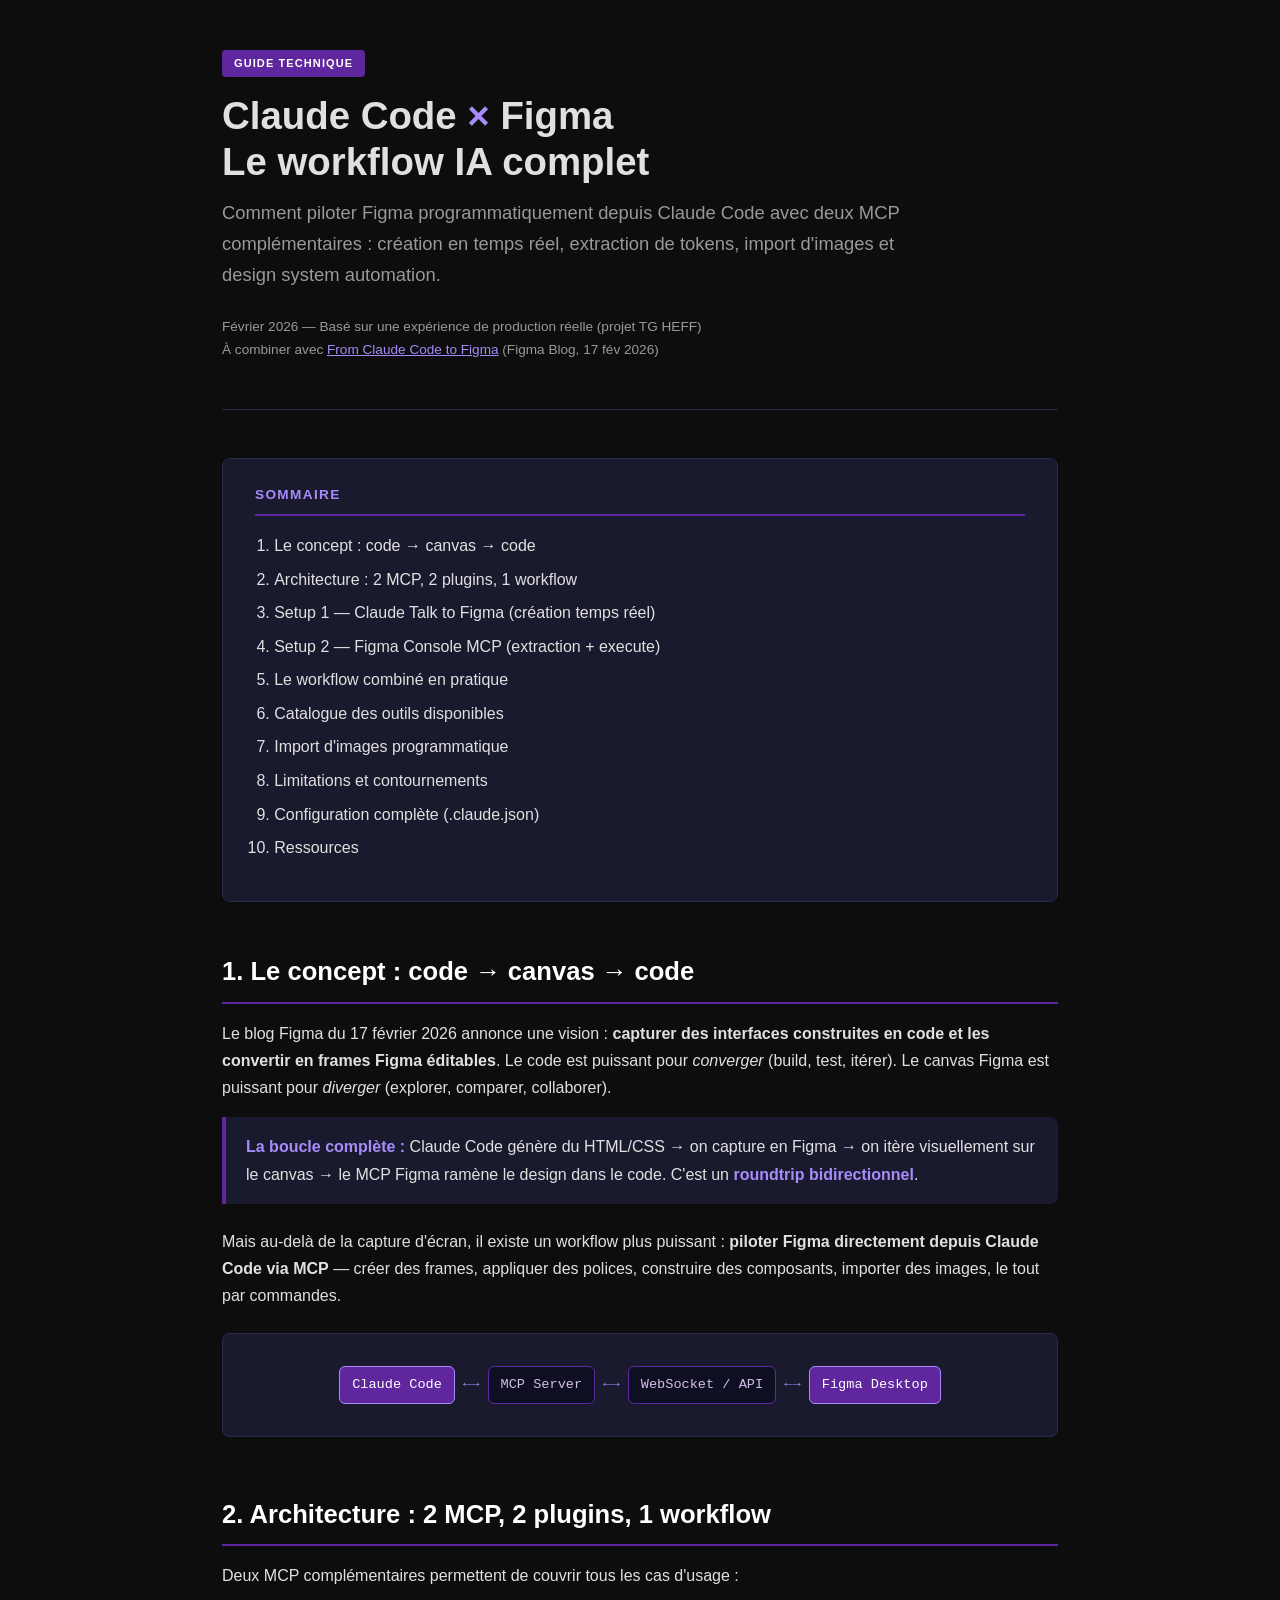
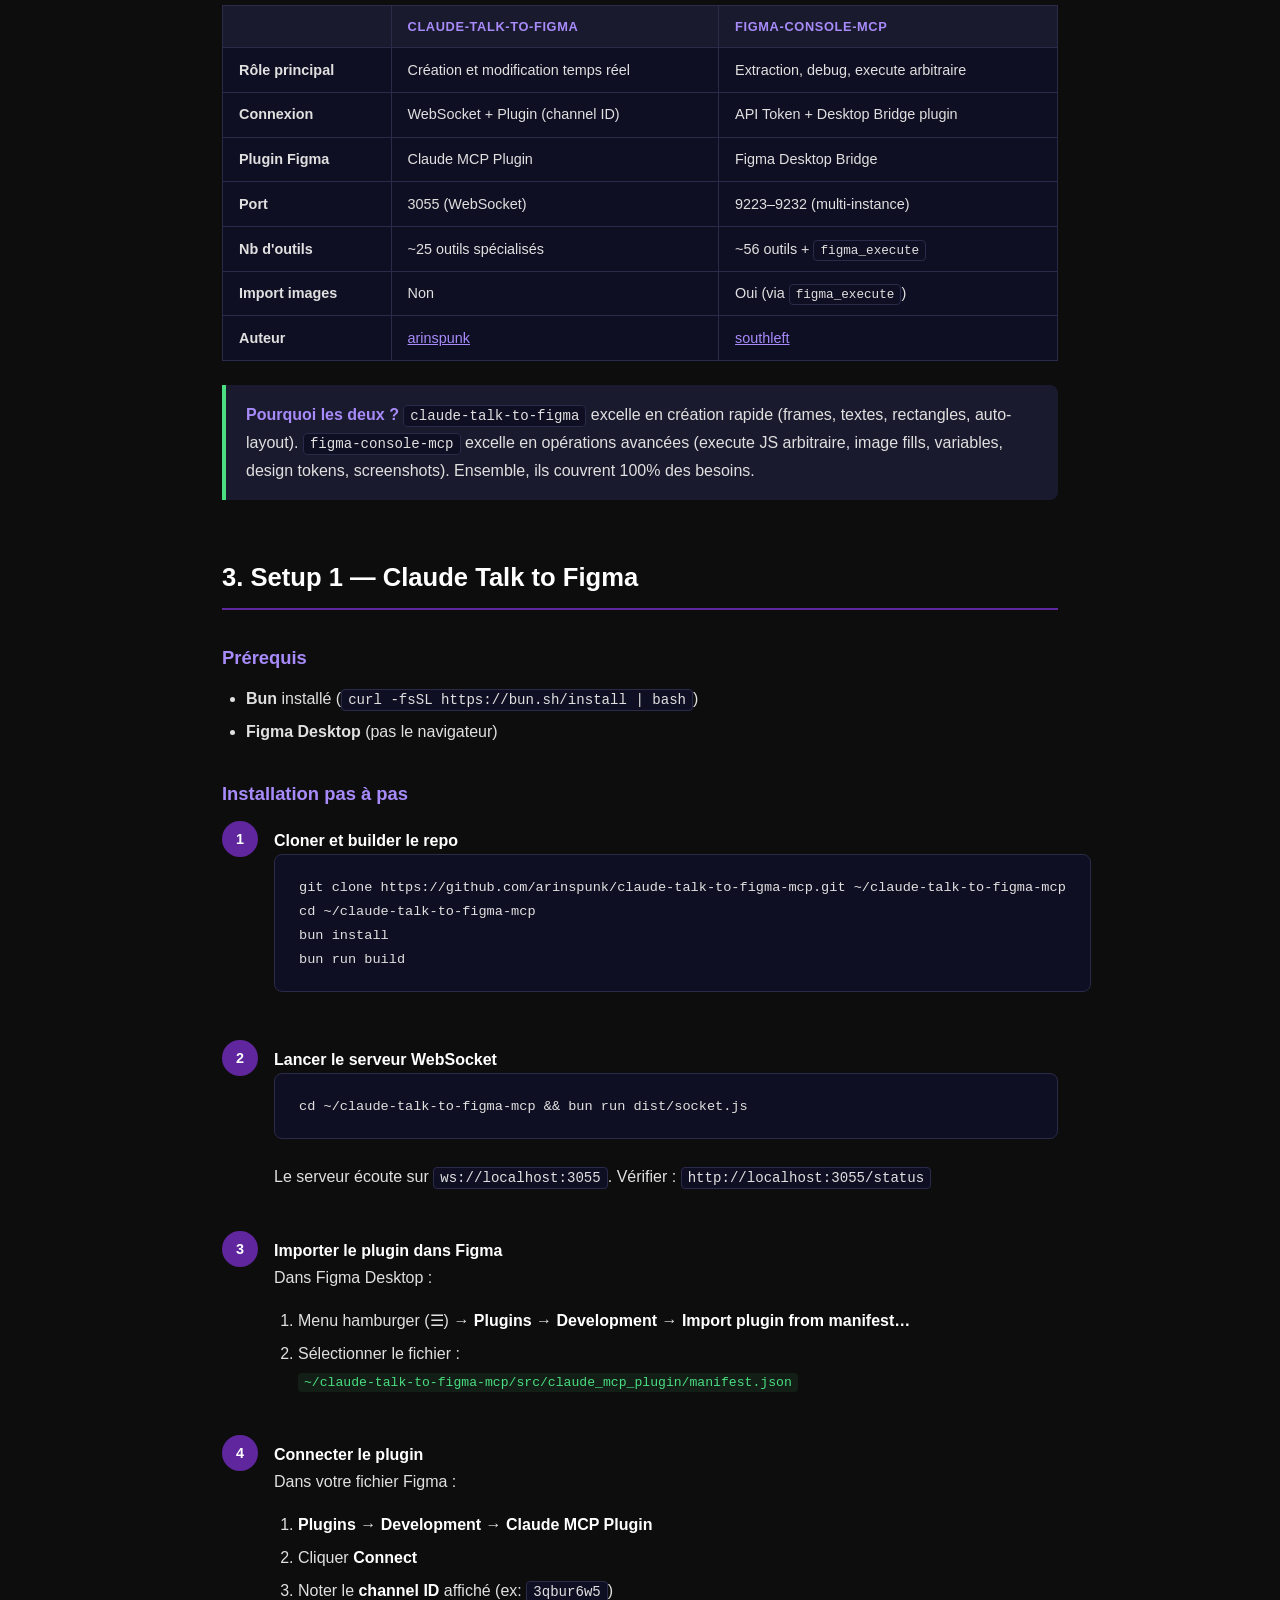
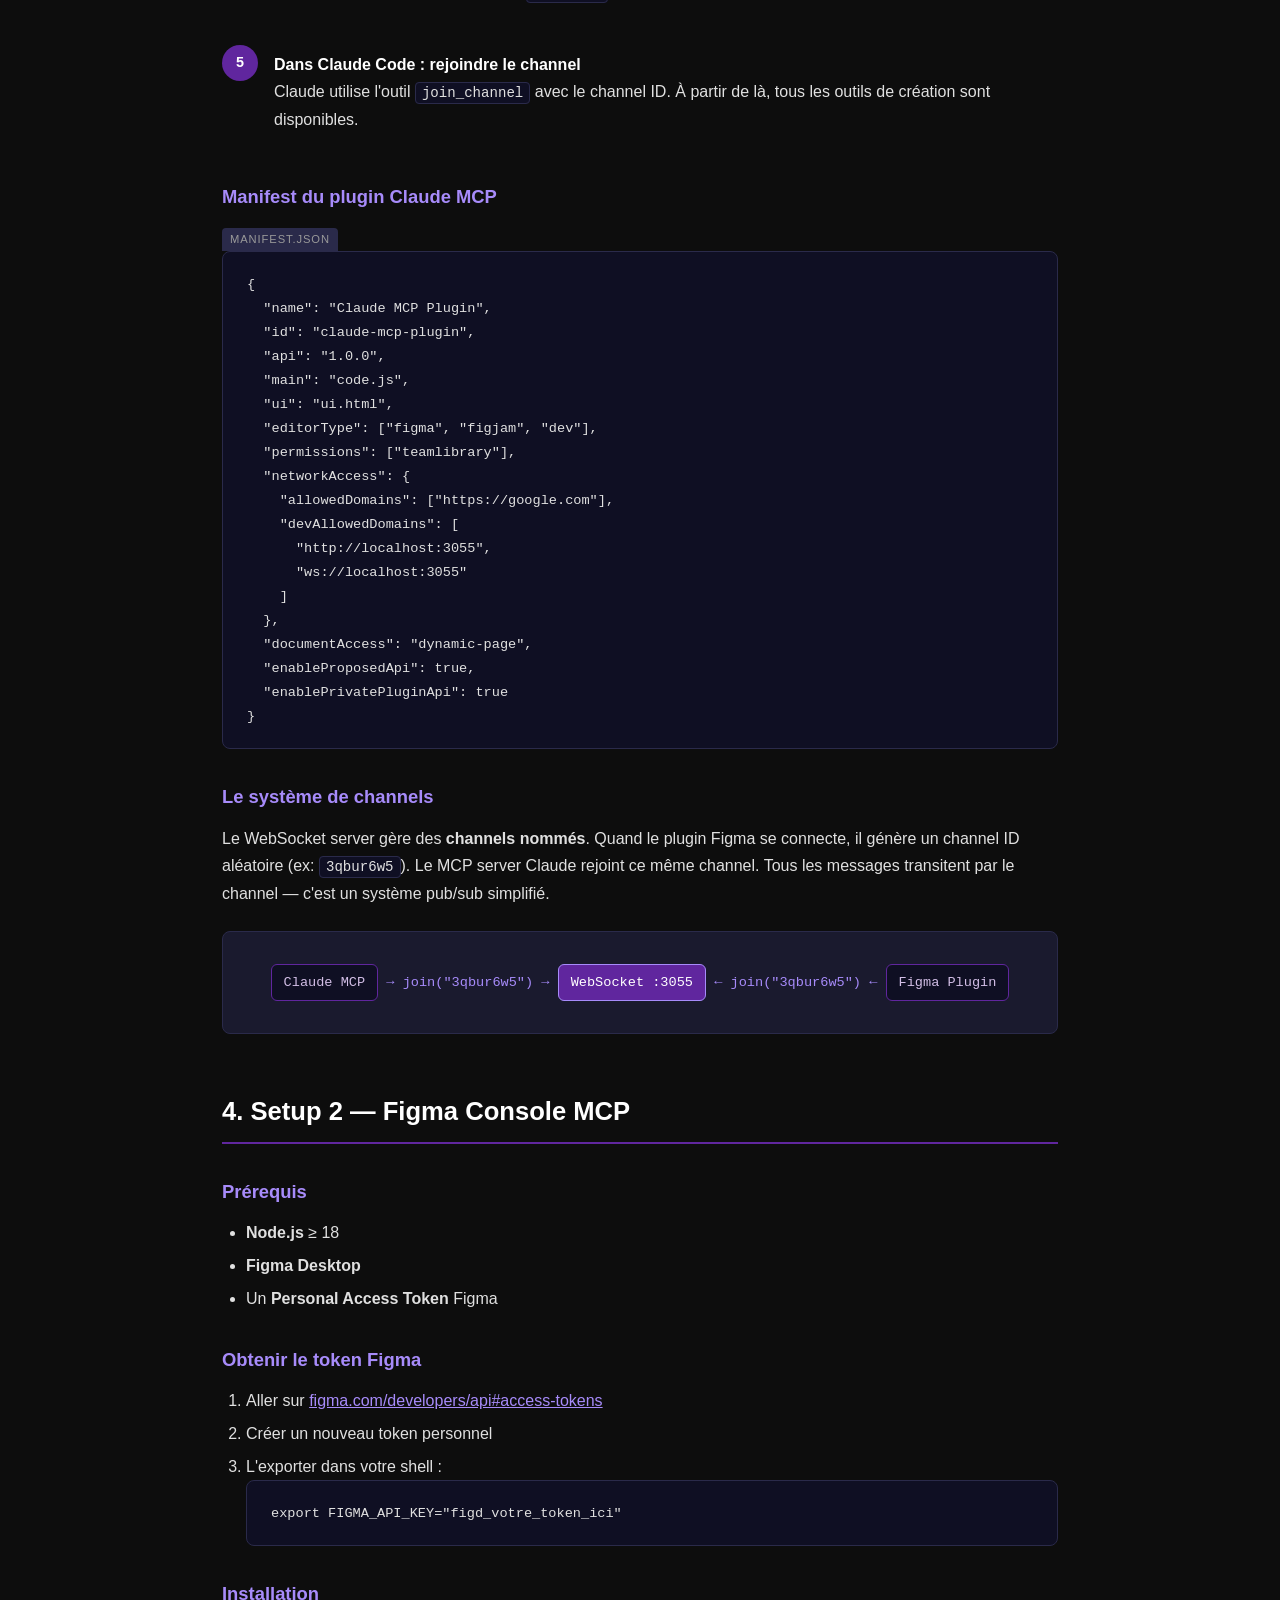
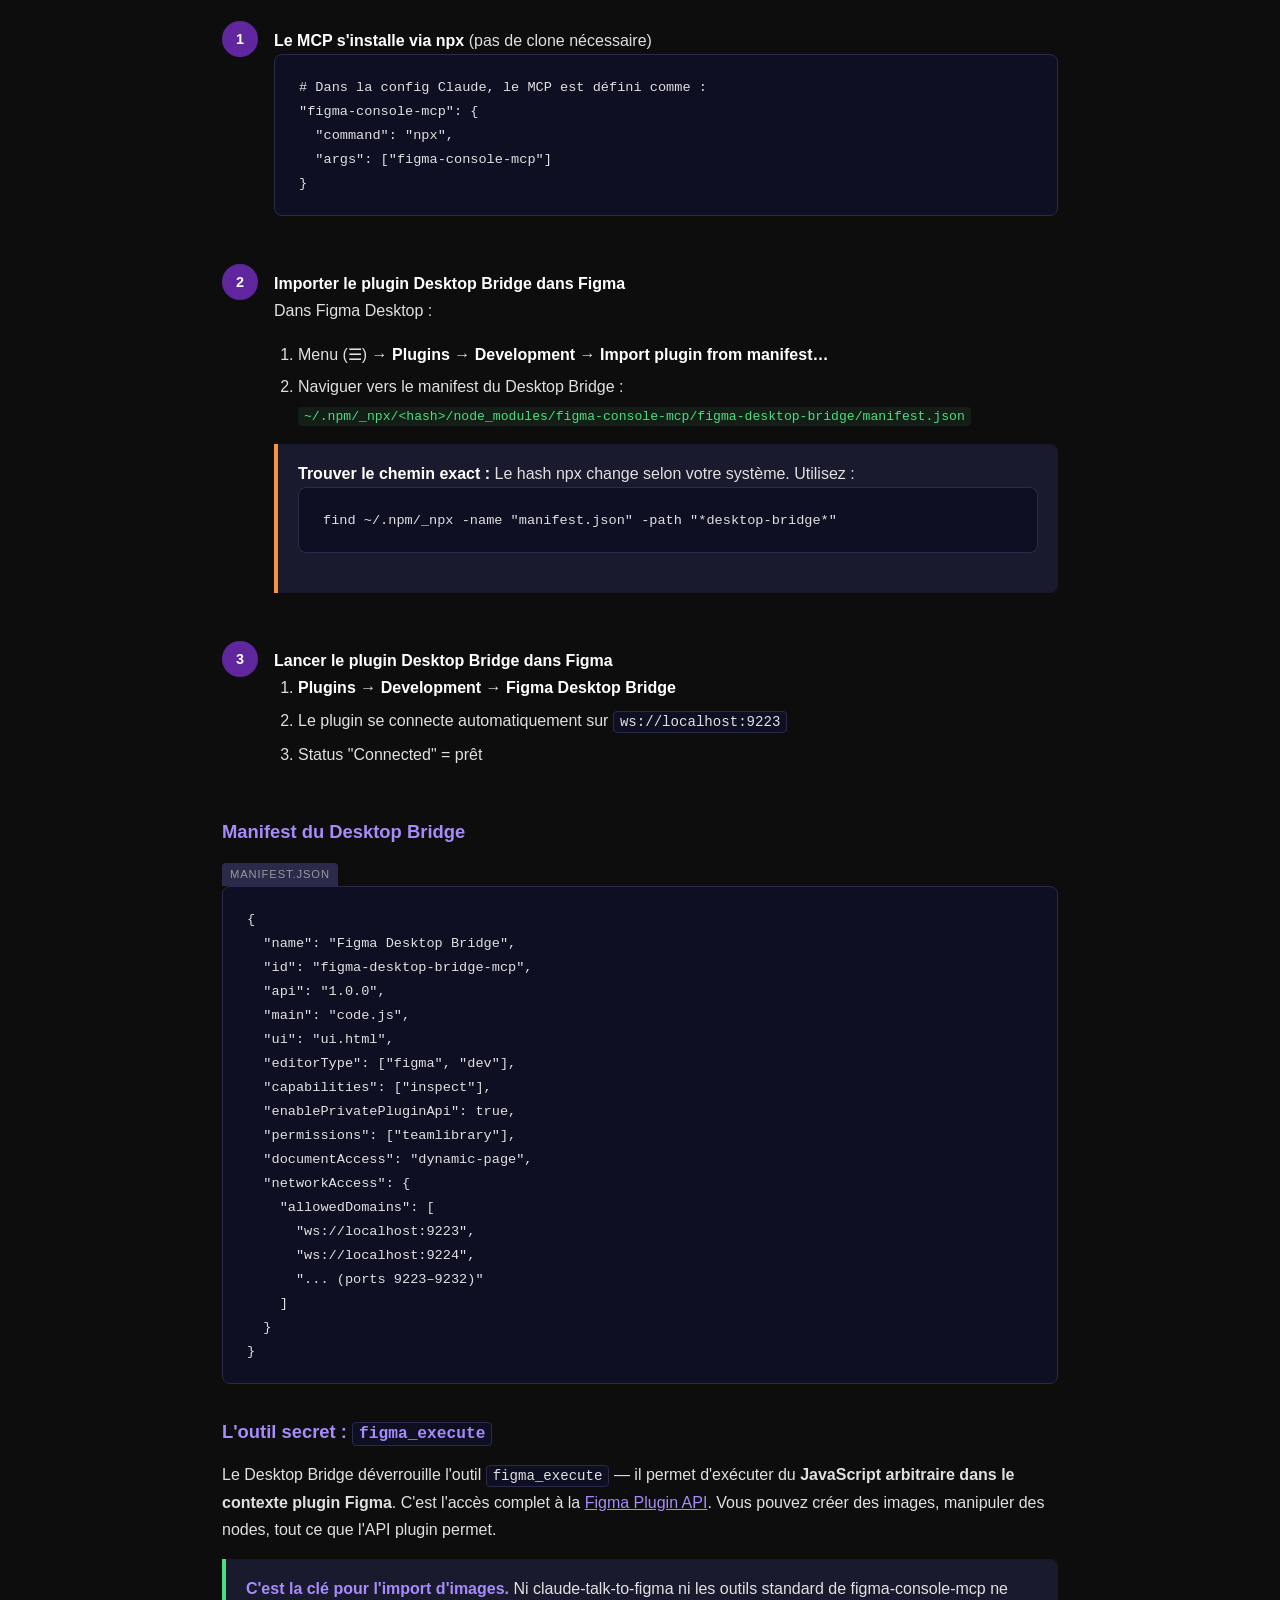
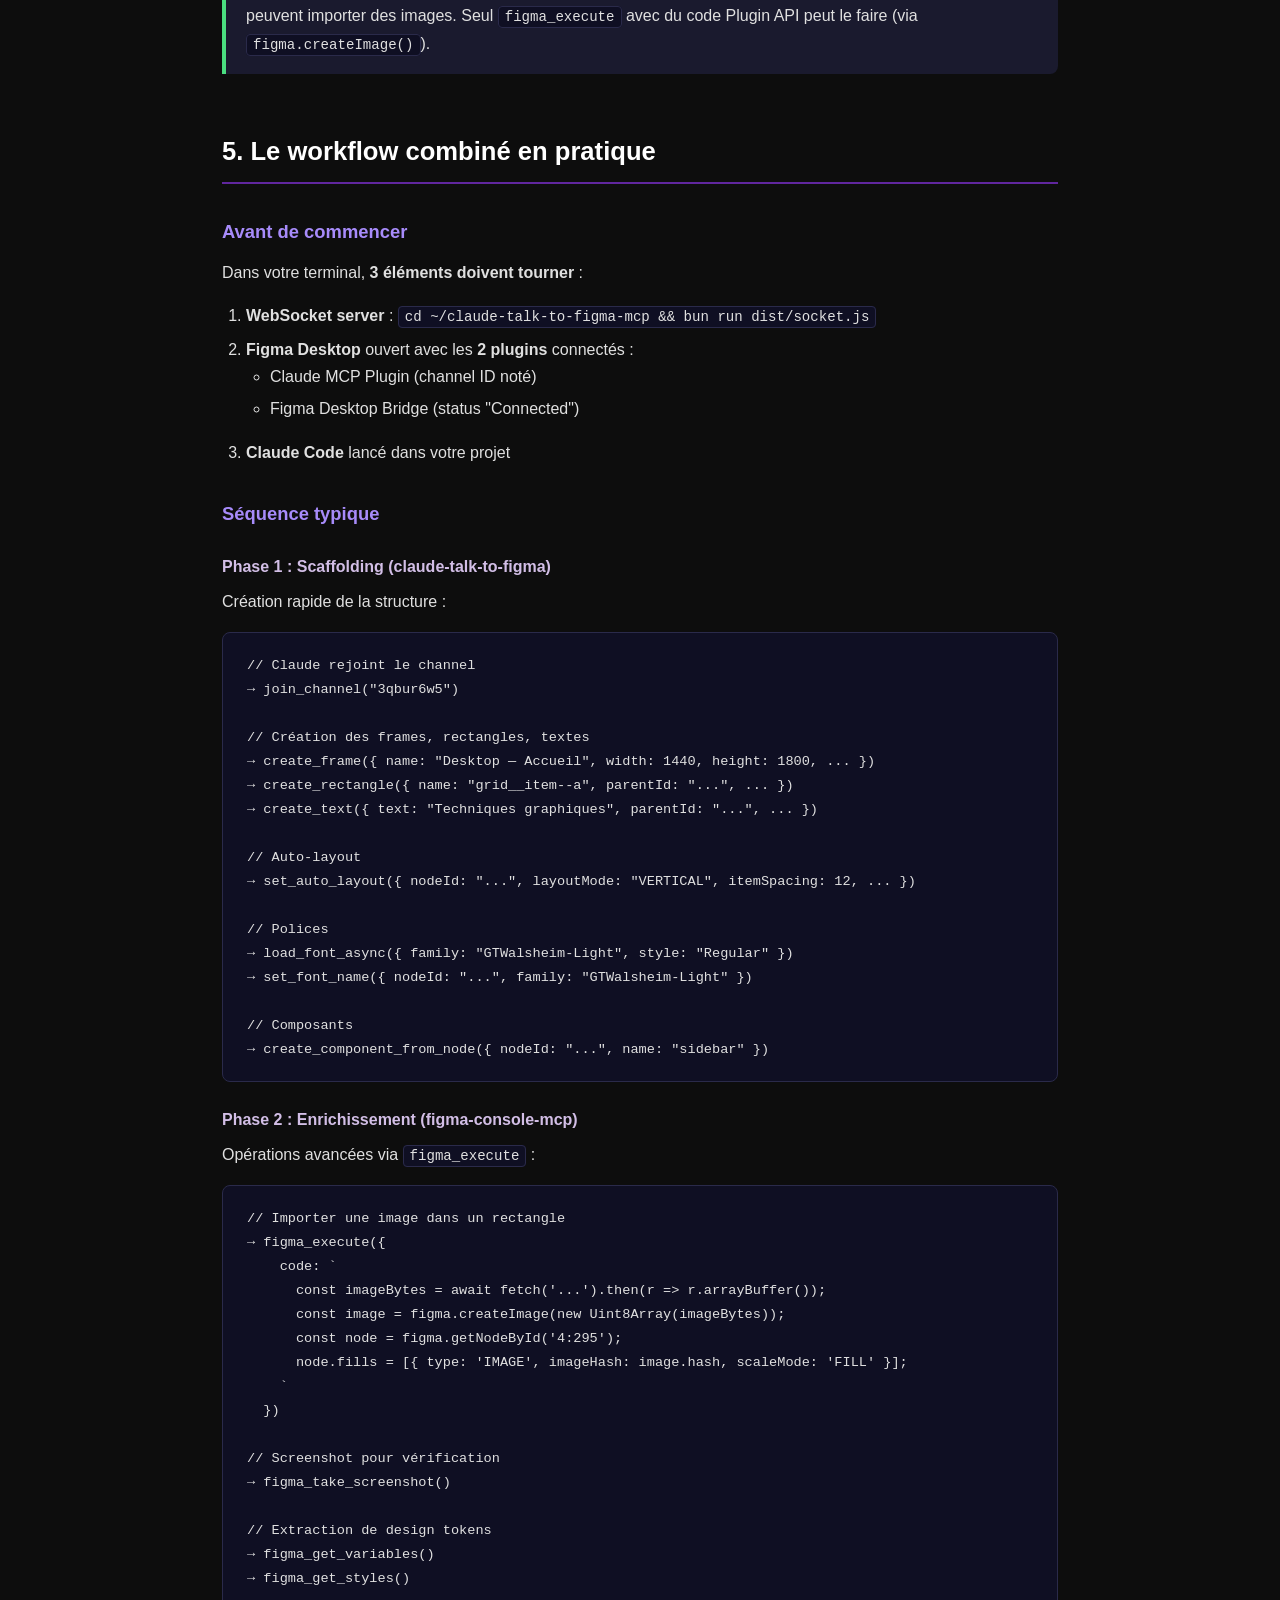
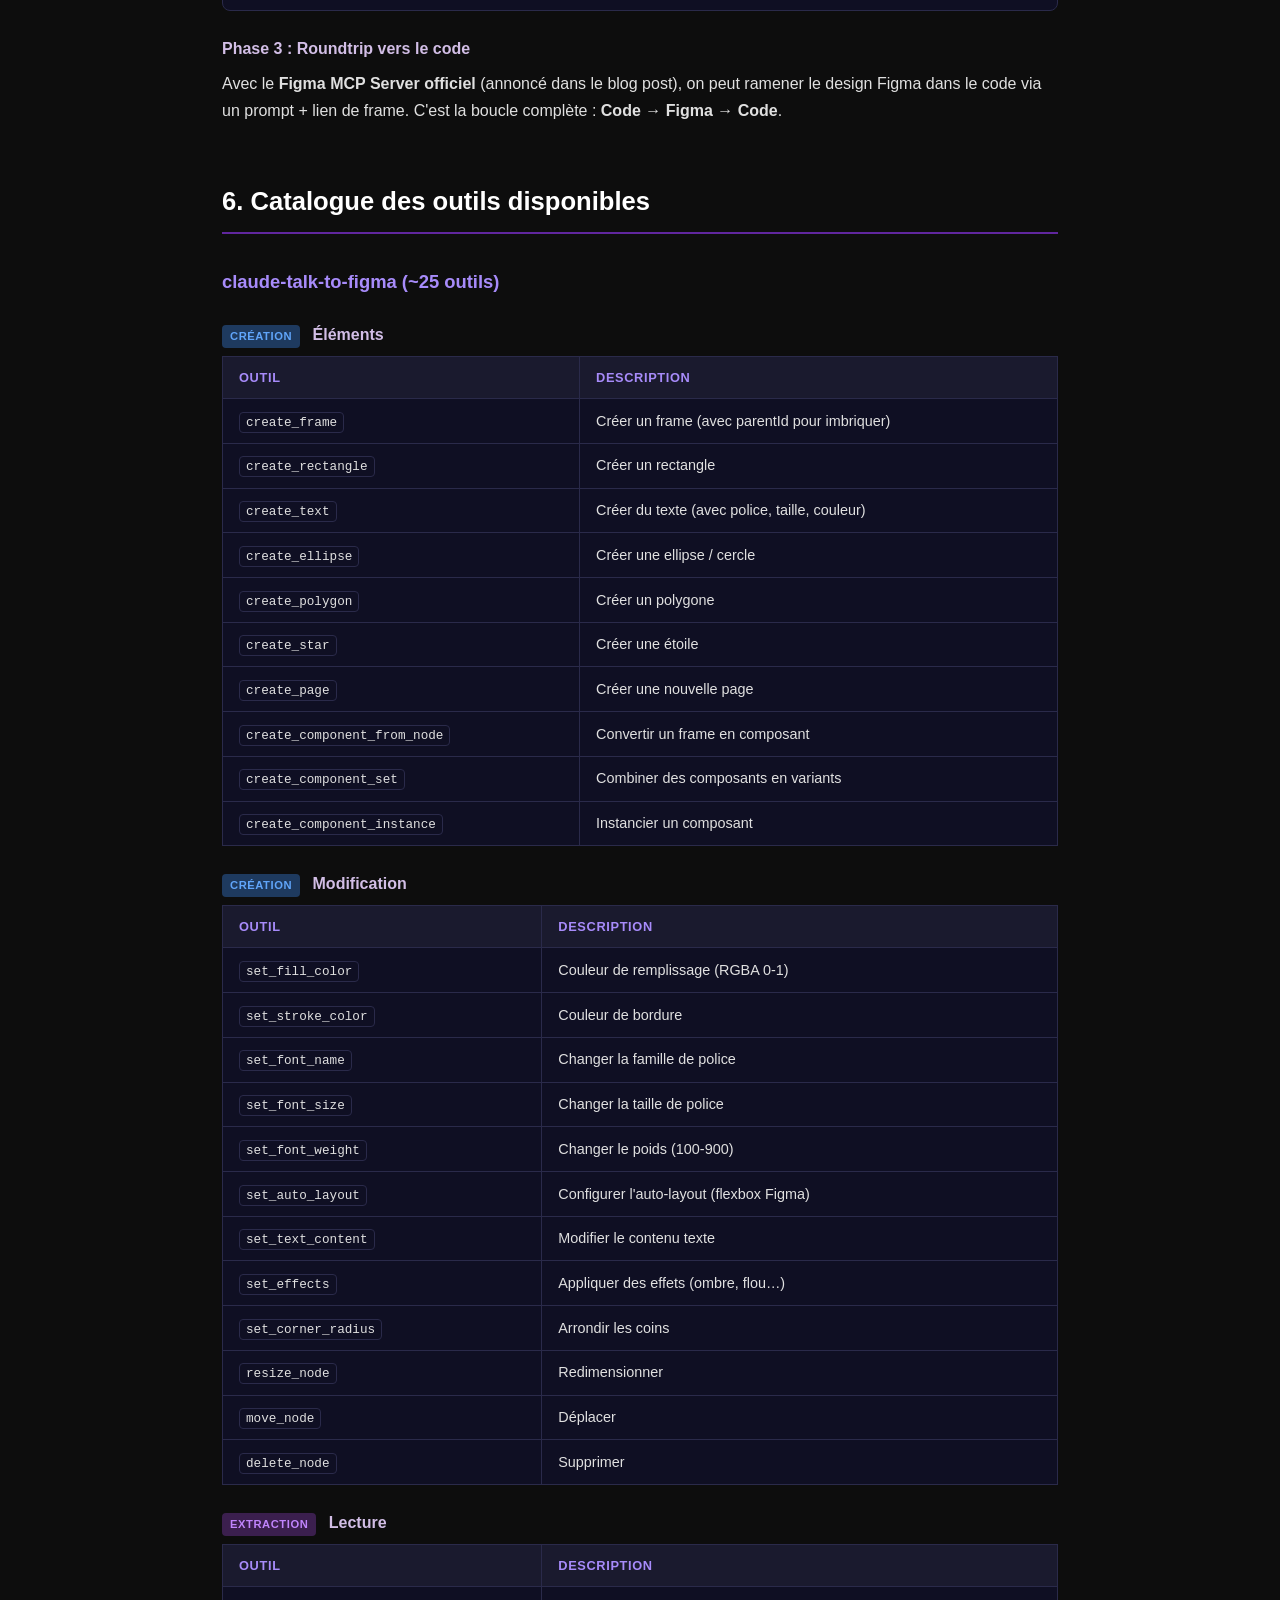
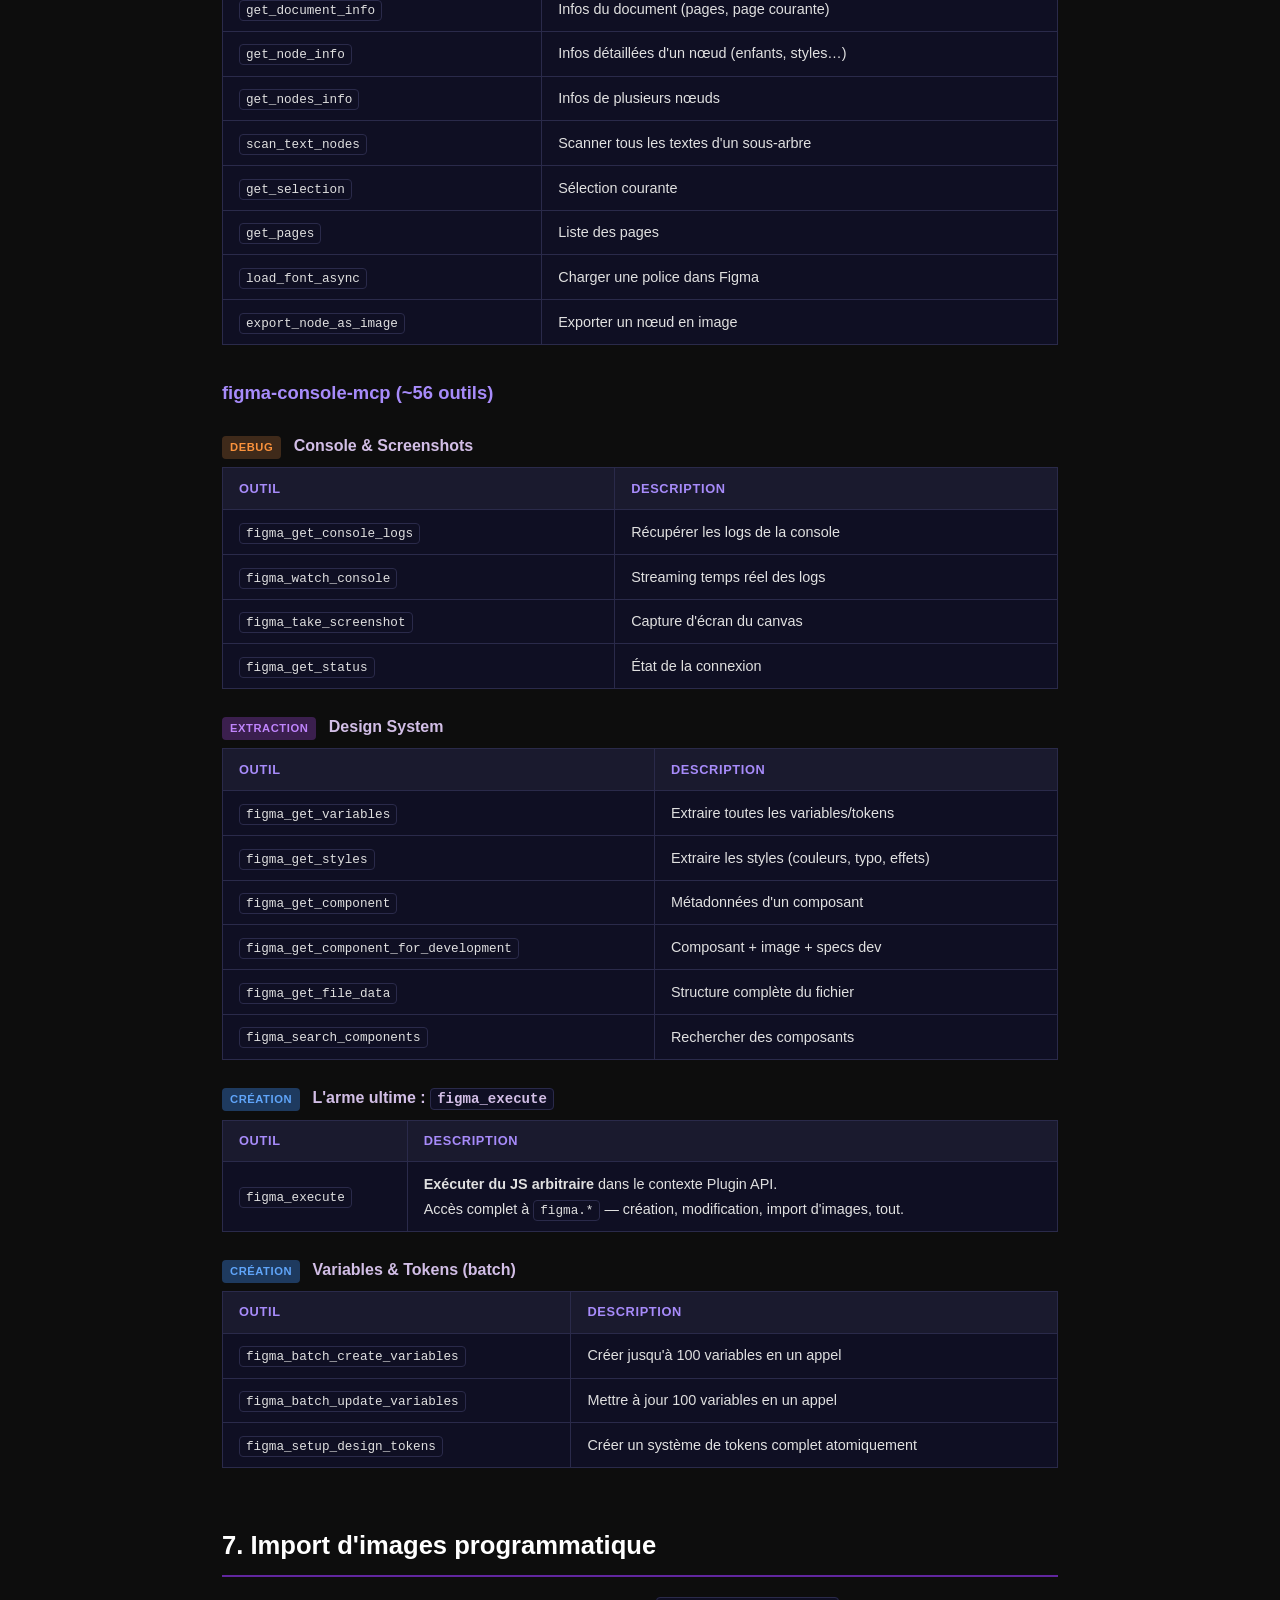
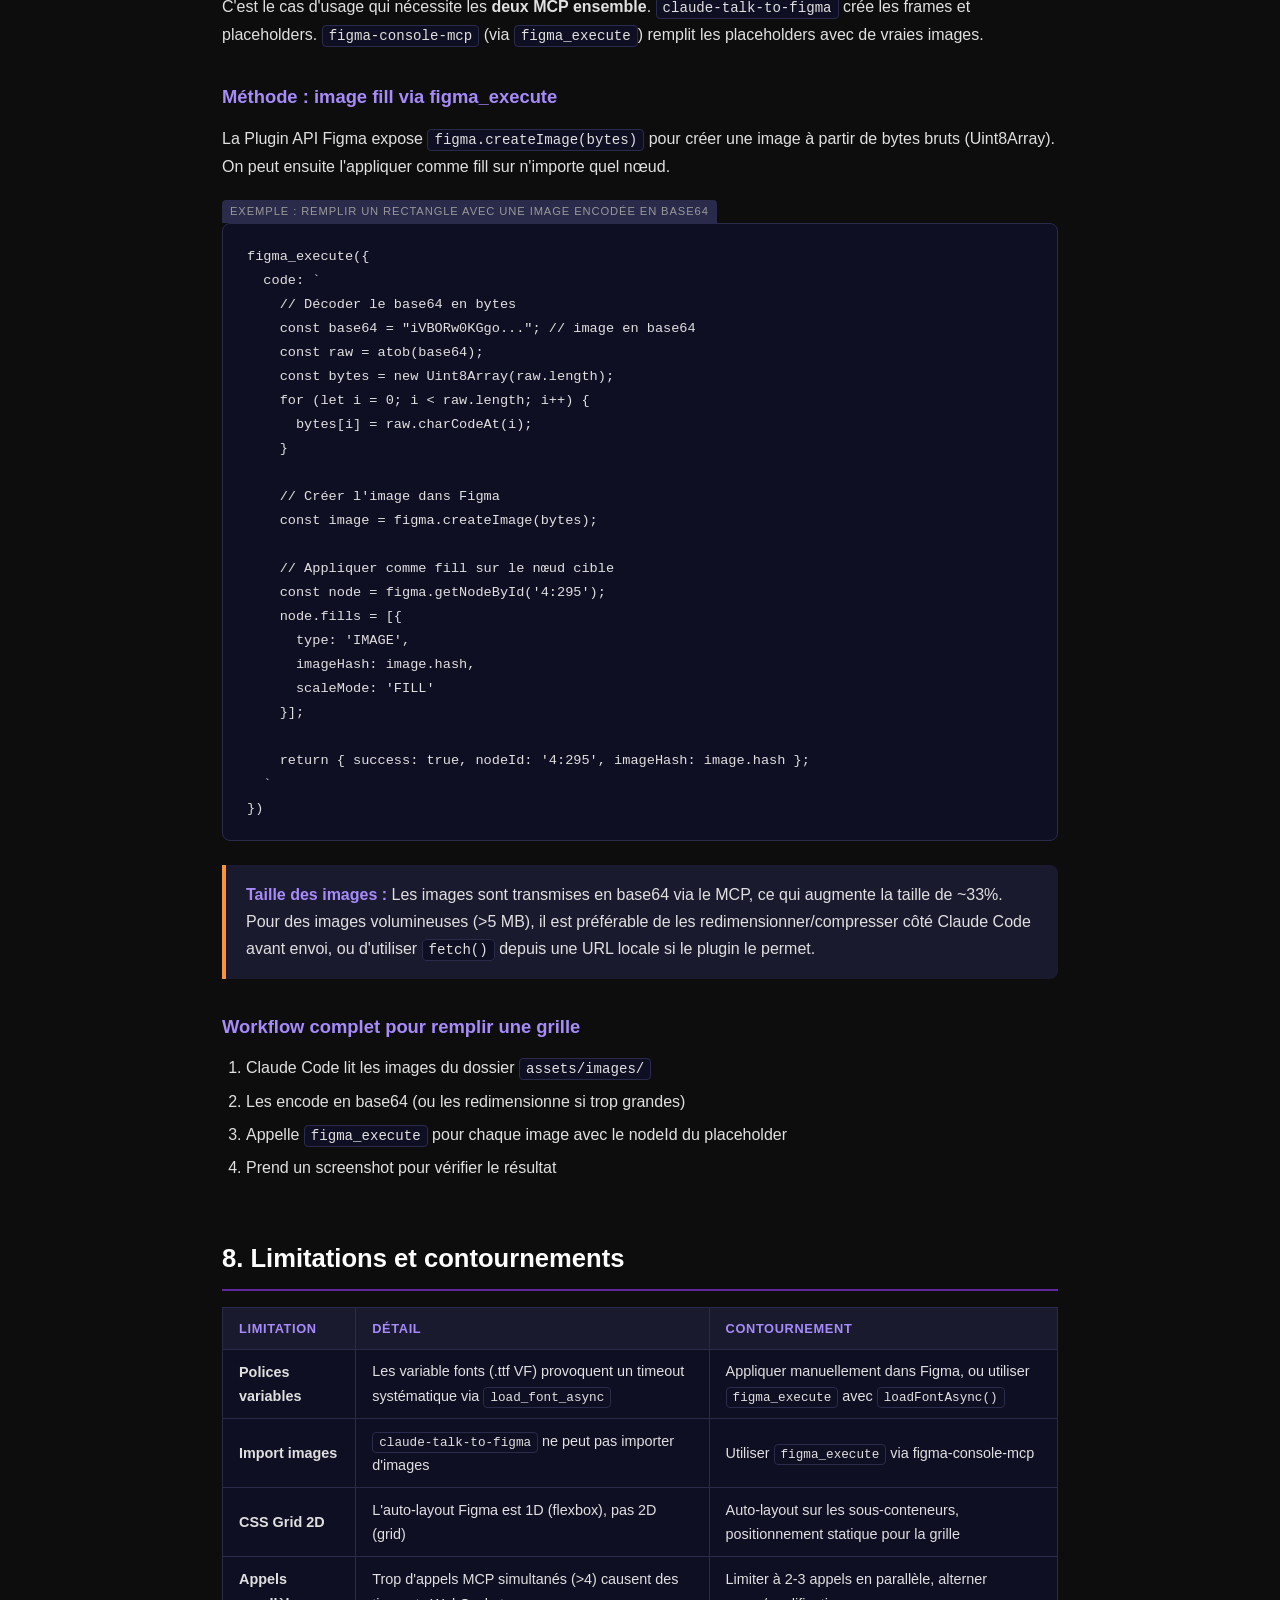
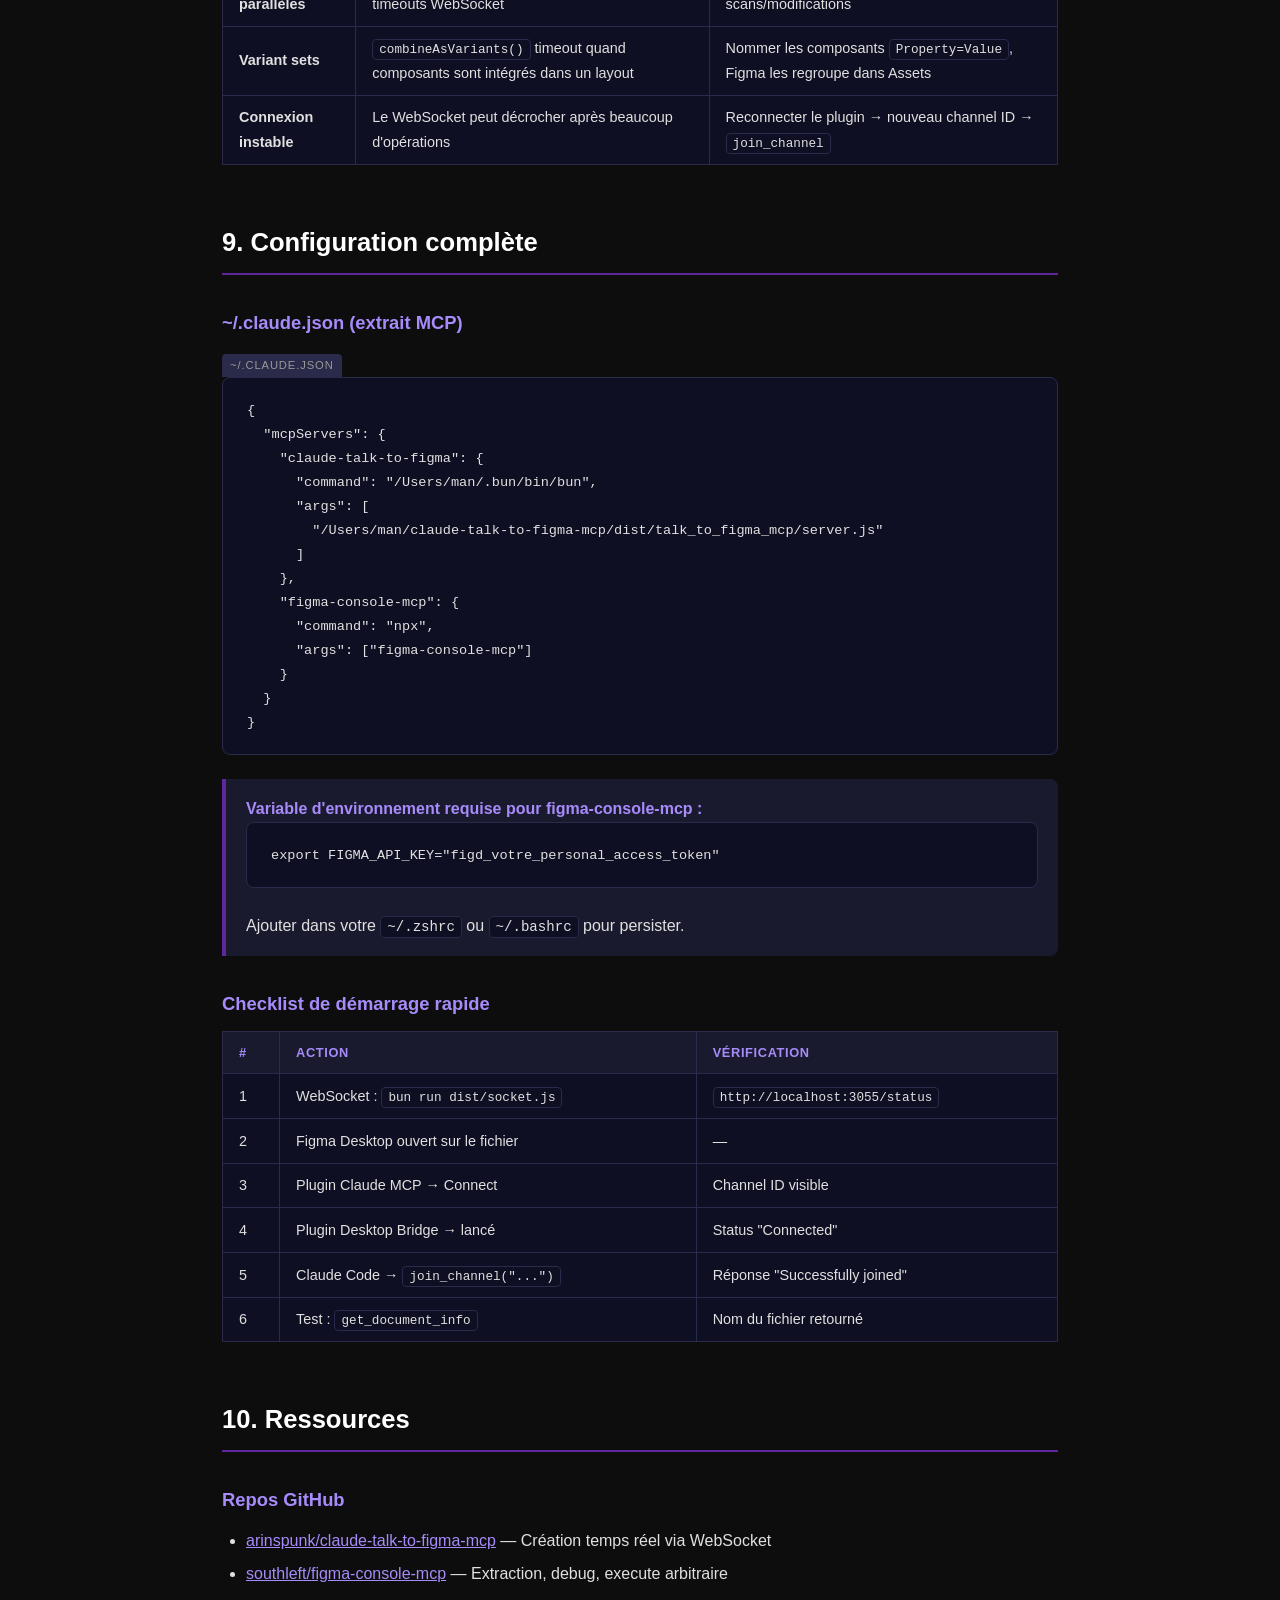
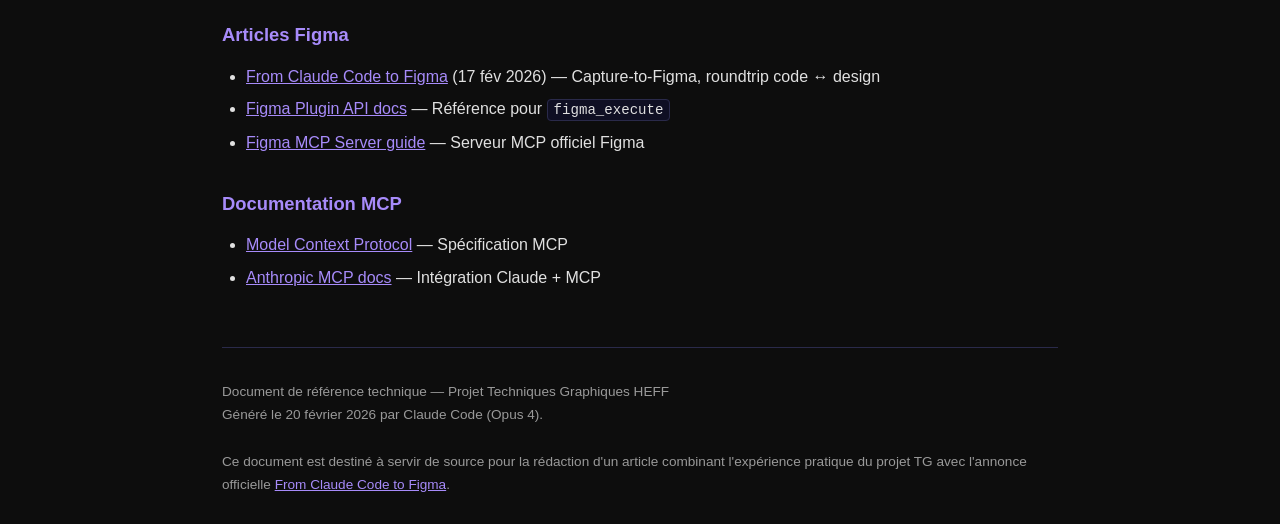
<file: docs/claude-code-figma-workflow.html>
<!DOCTYPE html>
<html lang="fr">
<head>
  <meta charset="UTF-8">
  <meta name="viewport" content="width=device-width, initial-scale=1.0">
  <title>Claude Code × Figma — Guide technique complet</title>
  <style>
    :root {
      --bg: #0d0d0d;
      --surface: #1a1a2e;
      --surface-2: #16213e;
      --violet: #60269e;
      --violet-light: #d2bee6;
      --text: #e0e0e0;
      --text-muted: #999;
      --accent: #a78bfa;
      --green: #4ade80;
      --orange: #fb923c;
      --red: #f87171;
      --code-bg: #0f0f23;
      --border: #2a2a4a;
    }

    * { margin: 0; padding: 0; box-sizing: border-box; }

    body {
      font-family: 'Inter', -apple-system, BlinkMacSystemFont, sans-serif;
      background: var(--bg);
      color: var(--text);
      line-height: 1.7;
      font-size: 16px;
    }

    .container {
      max-width: 900px;
      margin: 0 auto;
      padding: 0 2rem;
    }

    /* Header */
    header {
      border-bottom: 1px solid var(--border);
      padding: 3rem 0 2rem;
      margin-bottom: 3rem;
    }
    header .badge {
      display: inline-block;
      background: var(--violet);
      color: #fff;
      font-size: 11px;
      font-weight: 700;
      letter-spacing: 0.1em;
      text-transform: uppercase;
      padding: 4px 12px;
      border-radius: 4px;
      margin-bottom: 1rem;
    }
    header h1 {
      font-size: 2.4rem;
      line-height: 1.2;
      font-weight: 800;
      margin-bottom: 0.75rem;
    }
    header h1 span { color: var(--accent); }
    header .subtitle {
      font-size: 1.15rem;
      color: var(--text-muted);
      max-width: 700px;
    }
    header .meta {
      margin-top: 1.5rem;
      font-size: 0.85rem;
      color: var(--text-muted);
    }

    /* TOC */
    .toc {
      background: var(--surface);
      border: 1px solid var(--border);
      border-radius: 8px;
      padding: 1.5rem 2rem;
      margin-bottom: 3rem;
    }
    .toc h2 {
      font-size: 0.85rem;
      text-transform: uppercase;
      letter-spacing: 0.1em;
      color: var(--accent);
      margin-bottom: 1rem;
    }
    .toc ol {
      padding-left: 1.2rem;
    }
    .toc li {
      margin-bottom: 0.4rem;
    }
    .toc a {
      color: var(--text);
      text-decoration: none;
      border-bottom: 1px solid transparent;
      transition: border-color 0.2s;
    }
    .toc a:hover {
      border-bottom-color: var(--accent);
      color: var(--accent);
    }

    /* Sections */
    section {
      margin-bottom: 3.5rem;
    }
    h2 {
      font-size: 1.6rem;
      font-weight: 700;
      margin-bottom: 1rem;
      padding-bottom: 0.5rem;
      border-bottom: 2px solid var(--violet);
      color: #fff;
    }
    h3 {
      font-size: 1.15rem;
      font-weight: 600;
      margin: 2rem 0 0.75rem;
      color: var(--accent);
    }
    h4 {
      font-size: 1rem;
      font-weight: 600;
      margin: 1.5rem 0 0.5rem;
      color: var(--violet-light);
    }
    p { margin-bottom: 1rem; }
    ul, ol {
      margin-bottom: 1rem;
      padding-left: 1.5rem;
    }
    li { margin-bottom: 0.35rem; }

    /* Code */
    code {
      font-family: 'JetBrains Mono', 'SF Mono', 'Fira Code', monospace;
      font-size: 0.88em;
      background: var(--code-bg);
      padding: 2px 6px;
      border-radius: 4px;
      border: 1px solid var(--border);
    }
    pre {
      background: var(--code-bg);
      border: 1px solid var(--border);
      border-radius: 8px;
      padding: 1.25rem 1.5rem;
      overflow-x: auto;
      margin-bottom: 1.5rem;
      line-height: 1.5;
    }
    pre code {
      background: none;
      border: none;
      padding: 0;
      font-size: 0.85rem;
    }
    .code-label {
      display: inline-block;
      font-size: 0.7rem;
      text-transform: uppercase;
      letter-spacing: 0.08em;
      color: var(--text-muted);
      background: var(--border);
      padding: 2px 8px;
      border-radius: 4px 4px 0 0;
      margin-bottom: -1px;
      position: relative;
      z-index: 1;
    }

    /* Tables */
    table {
      width: 100%;
      border-collapse: collapse;
      margin-bottom: 1.5rem;
      font-size: 0.9rem;
    }
    th, td {
      padding: 0.6rem 1rem;
      border: 1px solid var(--border);
      text-align: left;
    }
    th {
      background: var(--surface);
      font-weight: 600;
      color: var(--accent);
      font-size: 0.8rem;
      text-transform: uppercase;
      letter-spacing: 0.05em;
    }
    td { background: var(--code-bg); }

    /* Callouts */
    .callout {
      border-left: 4px solid var(--violet);
      background: var(--surface);
      padding: 1rem 1.25rem;
      border-radius: 0 8px 8px 0;
      margin-bottom: 1.5rem;
    }
    .callout.warning {
      border-left-color: var(--orange);
    }
    .callout.success {
      border-left-color: var(--green);
    }
    .callout strong {
      color: var(--accent);
    }

    /* Diagram */
    .diagram {
      background: var(--surface);
      border: 1px solid var(--border);
      border-radius: 8px;
      padding: 2rem;
      margin: 1.5rem 0;
      text-align: center;
      font-family: 'JetBrains Mono', monospace;
      font-size: 0.85rem;
      line-height: 2;
      overflow-x: auto;
    }
    .diagram .arrow { color: var(--accent); }
    .diagram .node {
      display: inline-block;
      background: var(--code-bg);
      border: 1px solid var(--violet);
      padding: 4px 12px;
      border-radius: 6px;
      color: var(--violet-light);
    }
    .diagram .node.active {
      background: var(--violet);
      color: #fff;
      border-color: var(--accent);
    }

    /* Steps */
    .step {
      display: flex;
      gap: 1rem;
      margin-bottom: 1.5rem;
      align-items: flex-start;
    }
    .step-number {
      flex-shrink: 0;
      width: 36px;
      height: 36px;
      background: var(--violet);
      color: #fff;
      border-radius: 50%;
      display: flex;
      align-items: center;
      justify-content: center;
      font-weight: 700;
      font-size: 0.9rem;
    }
    .step-content {
      flex: 1;
      padding-top: 6px;
    }
    .step-content strong {
      color: #fff;
    }

    /* Tags */
    .tag {
      display: inline-block;
      font-size: 0.7rem;
      font-weight: 700;
      letter-spacing: 0.05em;
      text-transform: uppercase;
      padding: 2px 8px;
      border-radius: 4px;
      margin-right: 0.5rem;
    }
    .tag.creation { background: #1e3a5f; color: #60a5fa; }
    .tag.extraction { background: #3b1f4e; color: #c084fc; }
    .tag.debug { background: #3f2a1a; color: #fb923c; }

    /* Footer */
    footer {
      border-top: 1px solid var(--border);
      padding: 2rem 0;
      margin-top: 3rem;
      font-size: 0.85rem;
      color: var(--text-muted);
    }
    footer a { color: var(--accent); }

    /* File path highlight */
    .filepath {
      font-family: 'JetBrains Mono', monospace;
      font-size: 0.82em;
      color: var(--green);
      background: rgba(74, 222, 128, 0.08);
      padding: 2px 6px;
      border-radius: 4px;
    }

    @media (max-width: 768px) {
      header h1 { font-size: 1.6rem; }
      .container { padding: 0 1rem; }
      pre { font-size: 0.78rem; }
    }
  </style>
</head>
<body>

<div class="container">

  <header>
    <span class="badge">Guide technique</span>
    <h1>Claude Code <span>×</span> Figma<br>Le workflow IA complet</h1>
    <p class="subtitle">
      Comment piloter Figma programmatiquement depuis Claude Code avec deux MCP complémentaires :
      création en temps réel, extraction de tokens, import d'images et design system automation.
    </p>
    <p class="meta">
      Février 2026 — Basé sur une expérience de production réelle (projet TG HEFF)
      <br>À combiner avec <a href="https://www.figma.com/blog/introducing-claude-code-to-figma/" style="color: var(--accent);">From Claude Code to Figma</a> (Figma Blog, 17 fév 2026)
    </p>
  </header>

  <!-- TOC -->
  <nav class="toc">
    <h2>Sommaire</h2>
    <ol>
      <li><a href="#concept">Le concept : code → canvas → code</a></li>
      <li><a href="#architecture">Architecture : 2 MCP, 2 plugins, 1 workflow</a></li>
      <li><a href="#setup-ctf">Setup 1 — Claude Talk to Figma (création temps réel)</a></li>
      <li><a href="#setup-fcm">Setup 2 — Figma Console MCP (extraction + execute)</a></li>
      <li><a href="#workflow">Le workflow combiné en pratique</a></li>
      <li><a href="#tools">Catalogue des outils disponibles</a></li>
      <li><a href="#images">Import d'images programmatique</a></li>
      <li><a href="#limitations">Limitations et contournements</a></li>
      <li><a href="#config">Configuration complète (.claude.json)</a></li>
      <li><a href="#ressources">Ressources</a></li>
    </ol>
  </nav>

  <!-- 1. CONCEPT -->
  <section id="concept">
    <h2>1. Le concept : code → canvas → code</h2>

    <p>
      Le blog Figma du 17 février 2026 annonce une vision :
      <strong>capturer des interfaces construites en code et les convertir en frames Figma éditables</strong>.
      Le code est puissant pour <em>converger</em> (build, test, itérer). Le canvas Figma est puissant
      pour <em>diverger</em> (explorer, comparer, collaborer).
    </p>

    <div class="callout">
      <strong>La boucle complète :</strong> Claude Code génère du HTML/CSS → on capture en Figma →
      on itère visuellement sur le canvas → le MCP Figma ramène le design dans le code.
      C'est un <strong>roundtrip bidirectionnel</strong>.
    </div>

    <p>
      Mais au-delà de la capture d'écran, il existe un workflow plus puissant :
      <strong>piloter Figma directement depuis Claude Code via MCP</strong> — créer des frames,
      appliquer des polices, construire des composants, importer des images, le tout par commandes.
    </p>

    <div class="diagram">
      <span class="node active">Claude Code</span>
      <span class="arrow"> ←→ </span>
      <span class="node">MCP Server</span>
      <span class="arrow"> ←→ </span>
      <span class="node">WebSocket / API</span>
      <span class="arrow"> ←→ </span>
      <span class="node active">Figma Desktop</span>
    </div>
  </section>

  <!-- 2. ARCHITECTURE -->
  <section id="architecture">
    <h2>2. Architecture : 2 MCP, 2 plugins, 1 workflow</h2>

    <p>Deux MCP complémentaires permettent de couvrir tous les cas d'usage :</p>

    <table>
      <thead>
        <tr>
          <th></th>
          <th>claude-talk-to-figma</th>
          <th>figma-console-mcp</th>
        </tr>
      </thead>
      <tbody>
        <tr>
          <td><strong>Rôle principal</strong></td>
          <td>Création et modification temps réel</td>
          <td>Extraction, debug, execute arbitraire</td>
        </tr>
        <tr>
          <td><strong>Connexion</strong></td>
          <td>WebSocket + Plugin (channel ID)</td>
          <td>API Token + Desktop Bridge plugin</td>
        </tr>
        <tr>
          <td><strong>Plugin Figma</strong></td>
          <td>Claude MCP Plugin</td>
          <td>Figma Desktop Bridge</td>
        </tr>
        <tr>
          <td><strong>Port</strong></td>
          <td>3055 (WebSocket)</td>
          <td>9223–9232 (multi-instance)</td>
        </tr>
        <tr>
          <td><strong>Nb d'outils</strong></td>
          <td>~25 outils spécialisés</td>
          <td>~56 outils + <code>figma_execute</code></td>
        </tr>
        <tr>
          <td><strong>Import images</strong></td>
          <td>Non</td>
          <td>Oui (via <code>figma_execute</code>)</td>
        </tr>
        <tr>
          <td><strong>Auteur</strong></td>
          <td><a href="https://github.com/arinspunk/claude-talk-to-figma-mcp" style="color:var(--accent)">arinspunk</a></td>
          <td><a href="https://github.com/southleft/figma-console-mcp" style="color:var(--accent)">southleft</a></td>
        </tr>
      </tbody>
    </table>

    <div class="callout success">
      <strong>Pourquoi les deux ?</strong>
      <code>claude-talk-to-figma</code> excelle en création rapide (frames, textes, rectangles, auto-layout).
      <code>figma-console-mcp</code> excelle en opérations avancées (execute JS arbitraire, image fills,
      variables, design tokens, screenshots). Ensemble, ils couvrent 100% des besoins.
    </div>
  </section>

  <!-- 3. SETUP CTF -->
  <section id="setup-ctf">
    <h2>3. Setup 1 — Claude Talk to Figma</h2>

    <h3>Prérequis</h3>
    <ul>
      <li><strong>Bun</strong> installé (<code>curl -fsSL https://bun.sh/install | bash</code>)</li>
      <li><strong>Figma Desktop</strong> (pas le navigateur)</li>
    </ul>

    <h3>Installation pas à pas</h3>

    <div class="step">
      <div class="step-number">1</div>
      <div class="step-content">
        <strong>Cloner et builder le repo</strong>
        <pre><code>git clone https://github.com/arinspunk/claude-talk-to-figma-mcp.git ~/claude-talk-to-figma-mcp
cd ~/claude-talk-to-figma-mcp
bun install
bun run build</code></pre>
      </div>
    </div>

    <div class="step">
      <div class="step-number">2</div>
      <div class="step-content">
        <strong>Lancer le serveur WebSocket</strong>
        <pre><code>cd ~/claude-talk-to-figma-mcp && bun run dist/socket.js</code></pre>
        <p>Le serveur écoute sur <code>ws://localhost:3055</code>. Vérifier : <code>http://localhost:3055/status</code></p>
      </div>
    </div>

    <div class="step">
      <div class="step-number">3</div>
      <div class="step-content">
        <strong>Importer le plugin dans Figma</strong>
        <p>Dans Figma Desktop :</p>
        <ol>
          <li>Menu hamburger (☰) → <strong>Plugins</strong> → <strong>Development</strong> → <strong>Import plugin from manifest…</strong></li>
          <li>Sélectionner le fichier :<br>
            <span class="filepath">~/claude-talk-to-figma-mcp/src/claude_mcp_plugin/manifest.json</span>
          </li>
        </ol>
      </div>
    </div>

    <div class="step">
      <div class="step-number">4</div>
      <div class="step-content">
        <strong>Connecter le plugin</strong>
        <p>Dans votre fichier Figma :</p>
        <ol>
          <li><strong>Plugins</strong> → <strong>Development</strong> → <strong>Claude MCP Plugin</strong></li>
          <li>Cliquer <strong>Connect</strong></li>
          <li>Noter le <strong>channel ID</strong> affiché (ex: <code>3qbur6w5</code>)</li>
        </ol>
      </div>
    </div>

    <div class="step">
      <div class="step-number">5</div>
      <div class="step-content">
        <strong>Dans Claude Code : rejoindre le channel</strong>
        <p>Claude utilise l'outil <code>join_channel</code> avec le channel ID. À partir de là, tous les outils de création sont disponibles.</p>
      </div>
    </div>

    <h3>Manifest du plugin Claude MCP</h3>
    <span class="code-label">manifest.json</span>
    <pre><code>{
  "name": "Claude MCP Plugin",
  "id": "claude-mcp-plugin",
  "api": "1.0.0",
  "main": "code.js",
  "ui": "ui.html",
  "editorType": ["figma", "figjam", "dev"],
  "permissions": ["teamlibrary"],
  "networkAccess": {
    "allowedDomains": ["https://google.com"],
    "devAllowedDomains": [
      "http://localhost:3055",
      "ws://localhost:3055"
    ]
  },
  "documentAccess": "dynamic-page",
  "enableProposedApi": true,
  "enablePrivatePluginApi": true
}</code></pre>

    <h3>Le système de channels</h3>
    <p>
      Le WebSocket server gère des <strong>channels nommés</strong>. Quand le plugin Figma se connecte,
      il génère un channel ID aléatoire (ex: <code>3qbur6w5</code>). Le MCP server Claude rejoint ce
      même channel. Tous les messages transitent par le channel — c'est un système pub/sub simplifié.
    </p>
    <div class="diagram">
      <span class="node">Claude MCP</span>
      <span class="arrow"> → join("3qbur6w5") → </span>
      <span class="node active">WebSocket :3055</span>
      <span class="arrow"> ← join("3qbur6w5") ← </span>
      <span class="node">Figma Plugin</span>
    </div>
  </section>

  <!-- 4. SETUP FCM -->
  <section id="setup-fcm">
    <h2>4. Setup 2 — Figma Console MCP</h2>

    <h3>Prérequis</h3>
    <ul>
      <li><strong>Node.js</strong> ≥ 18</li>
      <li><strong>Figma Desktop</strong></li>
      <li>Un <strong>Personal Access Token</strong> Figma</li>
    </ul>

    <h3>Obtenir le token Figma</h3>
    <ol>
      <li>Aller sur <a href="https://www.figma.com/developers/api#access-tokens" style="color:var(--accent)">figma.com/developers/api#access-tokens</a></li>
      <li>Créer un nouveau token personnel</li>
      <li>L'exporter dans votre shell :
        <pre><code>export FIGMA_API_KEY="figd_votre_token_ici"</code></pre>
      </li>
    </ol>

    <h3>Installation</h3>

    <div class="step">
      <div class="step-number">1</div>
      <div class="step-content">
        <strong>Le MCP s'installe via npx</strong> (pas de clone nécessaire)
        <pre><code># Dans la config Claude, le MCP est défini comme :
"figma-console-mcp": {
  "command": "npx",
  "args": ["figma-console-mcp"]
}</code></pre>
      </div>
    </div>

    <div class="step">
      <div class="step-number">2</div>
      <div class="step-content">
        <strong>Importer le plugin Desktop Bridge dans Figma</strong>
        <p>Dans Figma Desktop :</p>
        <ol>
          <li>Menu (☰) → <strong>Plugins</strong> → <strong>Development</strong> → <strong>Import plugin from manifest…</strong></li>
          <li>Naviguer vers le manifest du Desktop Bridge :<br>
            <span class="filepath">~/.npm/_npx/&lt;hash&gt;/node_modules/figma-console-mcp/figma-desktop-bridge/manifest.json</span>
          </li>
        </ol>
        <div class="callout warning">
          <strong>Trouver le chemin exact :</strong> Le hash npx change selon votre système. Utilisez :
          <pre><code>find ~/.npm/_npx -name "manifest.json" -path "*desktop-bridge*"</code></pre>
        </div>
      </div>
    </div>

    <div class="step">
      <div class="step-number">3</div>
      <div class="step-content">
        <strong>Lancer le plugin Desktop Bridge dans Figma</strong>
        <ol>
          <li><strong>Plugins</strong> → <strong>Development</strong> → <strong>Figma Desktop Bridge</strong></li>
          <li>Le plugin se connecte automatiquement sur <code>ws://localhost:9223</code></li>
          <li>Status "Connected" = prêt</li>
        </ol>
      </div>
    </div>

    <h3>Manifest du Desktop Bridge</h3>
    <span class="code-label">manifest.json</span>
    <pre><code>{
  "name": "Figma Desktop Bridge",
  "id": "figma-desktop-bridge-mcp",
  "api": "1.0.0",
  "main": "code.js",
  "ui": "ui.html",
  "editorType": ["figma", "dev"],
  "capabilities": ["inspect"],
  "enablePrivatePluginApi": true,
  "permissions": ["teamlibrary"],
  "documentAccess": "dynamic-page",
  "networkAccess": {
    "allowedDomains": [
      "ws://localhost:9223",
      "ws://localhost:9224",
      "... (ports 9223–9232)"
    ]
  }
}</code></pre>

    <h3>L'outil secret : <code>figma_execute</code></h3>
    <p>
      Le Desktop Bridge déverrouille l'outil <code>figma_execute</code> — il permet d'exécuter
      du <strong>JavaScript arbitraire dans le contexte plugin Figma</strong>. C'est l'accès
      complet à la <a href="https://www.figma.com/plugin-docs/" style="color:var(--accent)">Figma Plugin API</a>.
      Vous pouvez créer des images, manipuler des nodes, tout ce que l'API plugin permet.
    </p>

    <div class="callout success">
      <strong>C'est la clé pour l'import d'images.</strong> Ni claude-talk-to-figma ni les outils
      standard de figma-console-mcp ne peuvent importer des images. Seul <code>figma_execute</code>
      avec du code Plugin API peut le faire (via <code>figma.createImage()</code>).
    </div>
  </section>

  <!-- 5. WORKFLOW -->
  <section id="workflow">
    <h2>5. Le workflow combiné en pratique</h2>

    <h3>Avant de commencer</h3>
    <p>Dans votre terminal, <strong>3 éléments doivent tourner</strong> :</p>
    <ol>
      <li><strong>WebSocket server</strong> : <code>cd ~/claude-talk-to-figma-mcp && bun run dist/socket.js</code></li>
      <li><strong>Figma Desktop</strong> ouvert avec les <strong>2 plugins</strong> connectés :
        <ul>
          <li>Claude MCP Plugin (channel ID noté)</li>
          <li>Figma Desktop Bridge (status "Connected")</li>
        </ul>
      </li>
      <li><strong>Claude Code</strong> lancé dans votre projet</li>
    </ol>

    <h3>Séquence typique</h3>

    <h4>Phase 1 : Scaffolding (claude-talk-to-figma)</h4>
    <p>Création rapide de la structure :</p>
    <pre><code>// Claude rejoint le channel
→ join_channel("3qbur6w5")

// Création des frames, rectangles, textes
→ create_frame({ name: "Desktop — Accueil", width: 1440, height: 1800, ... })
→ create_rectangle({ name: "grid__item--a", parentId: "...", ... })
→ create_text({ text: "Techniques graphiques", parentId: "...", ... })

// Auto-layout
→ set_auto_layout({ nodeId: "...", layoutMode: "VERTICAL", itemSpacing: 12, ... })

// Polices
→ load_font_async({ family: "GTWalsheim-Light", style: "Regular" })
→ set_font_name({ nodeId: "...", family: "GTWalsheim-Light" })

// Composants
→ create_component_from_node({ nodeId: "...", name: "sidebar" })</code></pre>

    <h4>Phase 2 : Enrichissement (figma-console-mcp)</h4>
    <p>Opérations avancées via <code>figma_execute</code> :</p>
    <pre><code>// Importer une image dans un rectangle
→ figma_execute({
    code: `
      const imageBytes = await fetch('...').then(r => r.arrayBuffer());
      const image = figma.createImage(new Uint8Array(imageBytes));
      const node = figma.getNodeById('4:295');
      node.fills = [{ type: 'IMAGE', imageHash: image.hash, scaleMode: 'FILL' }];
    `
  })

// Screenshot pour vérification
→ figma_take_screenshot()

// Extraction de design tokens
→ figma_get_variables()
→ figma_get_styles()</code></pre>

    <h4>Phase 3 : Roundtrip vers le code</h4>
    <p>
      Avec le <strong>Figma MCP Server officiel</strong> (annoncé dans le blog post),
      on peut ramener le design Figma dans le code via un prompt + lien de frame.
      C'est la boucle complète : <strong>Code → Figma → Code</strong>.
    </p>
  </section>

  <!-- 6. TOOLS -->
  <section id="tools">
    <h2>6. Catalogue des outils disponibles</h2>

    <h3>claude-talk-to-figma (~25 outils)</h3>

    <h4><span class="tag creation">Création</span> Éléments</h4>
    <table>
      <tr><th>Outil</th><th>Description</th></tr>
      <tr><td><code>create_frame</code></td><td>Créer un frame (avec parentId pour imbriquer)</td></tr>
      <tr><td><code>create_rectangle</code></td><td>Créer un rectangle</td></tr>
      <tr><td><code>create_text</code></td><td>Créer du texte (avec police, taille, couleur)</td></tr>
      <tr><td><code>create_ellipse</code></td><td>Créer une ellipse / cercle</td></tr>
      <tr><td><code>create_polygon</code></td><td>Créer un polygone</td></tr>
      <tr><td><code>create_star</code></td><td>Créer une étoile</td></tr>
      <tr><td><code>create_page</code></td><td>Créer une nouvelle page</td></tr>
      <tr><td><code>create_component_from_node</code></td><td>Convertir un frame en composant</td></tr>
      <tr><td><code>create_component_set</code></td><td>Combiner des composants en variants</td></tr>
      <tr><td><code>create_component_instance</code></td><td>Instancier un composant</td></tr>
    </table>

    <h4><span class="tag creation">Création</span> Modification</h4>
    <table>
      <tr><th>Outil</th><th>Description</th></tr>
      <tr><td><code>set_fill_color</code></td><td>Couleur de remplissage (RGBA 0-1)</td></tr>
      <tr><td><code>set_stroke_color</code></td><td>Couleur de bordure</td></tr>
      <tr><td><code>set_font_name</code></td><td>Changer la famille de police</td></tr>
      <tr><td><code>set_font_size</code></td><td>Changer la taille de police</td></tr>
      <tr><td><code>set_font_weight</code></td><td>Changer le poids (100-900)</td></tr>
      <tr><td><code>set_auto_layout</code></td><td>Configurer l'auto-layout (flexbox Figma)</td></tr>
      <tr><td><code>set_text_content</code></td><td>Modifier le contenu texte</td></tr>
      <tr><td><code>set_effects</code></td><td>Appliquer des effets (ombre, flou…)</td></tr>
      <tr><td><code>set_corner_radius</code></td><td>Arrondir les coins</td></tr>
      <tr><td><code>resize_node</code></td><td>Redimensionner</td></tr>
      <tr><td><code>move_node</code></td><td>Déplacer</td></tr>
      <tr><td><code>delete_node</code></td><td>Supprimer</td></tr>
    </table>

    <h4><span class="tag extraction">Extraction</span> Lecture</h4>
    <table>
      <tr><th>Outil</th><th>Description</th></tr>
      <tr><td><code>get_document_info</code></td><td>Infos du document (pages, page courante)</td></tr>
      <tr><td><code>get_node_info</code></td><td>Infos détaillées d'un nœud (enfants, styles…)</td></tr>
      <tr><td><code>get_nodes_info</code></td><td>Infos de plusieurs nœuds</td></tr>
      <tr><td><code>scan_text_nodes</code></td><td>Scanner tous les textes d'un sous-arbre</td></tr>
      <tr><td><code>get_selection</code></td><td>Sélection courante</td></tr>
      <tr><td><code>get_pages</code></td><td>Liste des pages</td></tr>
      <tr><td><code>load_font_async</code></td><td>Charger une police dans Figma</td></tr>
      <tr><td><code>export_node_as_image</code></td><td>Exporter un nœud en image</td></tr>
    </table>

    <h3>figma-console-mcp (~56 outils)</h3>

    <h4><span class="tag debug">Debug</span> Console & Screenshots</h4>
    <table>
      <tr><th>Outil</th><th>Description</th></tr>
      <tr><td><code>figma_get_console_logs</code></td><td>Récupérer les logs de la console</td></tr>
      <tr><td><code>figma_watch_console</code></td><td>Streaming temps réel des logs</td></tr>
      <tr><td><code>figma_take_screenshot</code></td><td>Capture d'écran du canvas</td></tr>
      <tr><td><code>figma_get_status</code></td><td>État de la connexion</td></tr>
    </table>

    <h4><span class="tag extraction">Extraction</span> Design System</h4>
    <table>
      <tr><th>Outil</th><th>Description</th></tr>
      <tr><td><code>figma_get_variables</code></td><td>Extraire toutes les variables/tokens</td></tr>
      <tr><td><code>figma_get_styles</code></td><td>Extraire les styles (couleurs, typo, effets)</td></tr>
      <tr><td><code>figma_get_component</code></td><td>Métadonnées d'un composant</td></tr>
      <tr><td><code>figma_get_component_for_development</code></td><td>Composant + image + specs dev</td></tr>
      <tr><td><code>figma_get_file_data</code></td><td>Structure complète du fichier</td></tr>
      <tr><td><code>figma_search_components</code></td><td>Rechercher des composants</td></tr>
    </table>

    <h4><span class="tag creation">Création</span> L'arme ultime : <code>figma_execute</code></h4>
    <table>
      <tr><th>Outil</th><th>Description</th></tr>
      <tr><td><code>figma_execute</code></td><td><strong>Exécuter du JS arbitraire</strong> dans le contexte Plugin API.<br>Accès complet à <code>figma.*</code> — création, modification, import d'images, tout.</td></tr>
    </table>

    <h4><span class="tag creation">Création</span> Variables & Tokens (batch)</h4>
    <table>
      <tr><th>Outil</th><th>Description</th></tr>
      <tr><td><code>figma_batch_create_variables</code></td><td>Créer jusqu'à 100 variables en un appel</td></tr>
      <tr><td><code>figma_batch_update_variables</code></td><td>Mettre à jour 100 variables en un appel</td></tr>
      <tr><td><code>figma_setup_design_tokens</code></td><td>Créer un système de tokens complet atomiquement</td></tr>
    </table>
  </section>

  <!-- 7. IMAGES -->
  <section id="images">
    <h2>7. Import d'images programmatique</h2>

    <p>
      C'est le cas d'usage qui nécessite les <strong>deux MCP ensemble</strong>.
      <code>claude-talk-to-figma</code> crée les frames et placeholders.
      <code>figma-console-mcp</code> (via <code>figma_execute</code>) remplit les placeholders avec de vraies images.
    </p>

    <h3>Méthode : image fill via figma_execute</h3>

    <p>
      La Plugin API Figma expose <code>figma.createImage(bytes)</code> pour créer une image
      à partir de bytes bruts (Uint8Array). On peut ensuite l'appliquer comme fill sur n'importe quel nœud.
    </p>

    <span class="code-label">Exemple : remplir un rectangle avec une image encodée en base64</span>
    <pre><code>figma_execute({
  code: `
    // Décoder le base64 en bytes
    const base64 = "iVBORw0KGgo..."; // image en base64
    const raw = atob(base64);
    const bytes = new Uint8Array(raw.length);
    for (let i = 0; i < raw.length; i++) {
      bytes[i] = raw.charCodeAt(i);
    }

    // Créer l'image dans Figma
    const image = figma.createImage(bytes);

    // Appliquer comme fill sur le nœud cible
    const node = figma.getNodeById('4:295');
    node.fills = [{
      type: 'IMAGE',
      imageHash: image.hash,
      scaleMode: 'FILL'
    }];

    return { success: true, nodeId: '4:295', imageHash: image.hash };
  `
})</code></pre>

    <div class="callout warning">
      <strong>Taille des images :</strong> Les images sont transmises en base64 via le MCP,
      ce qui augmente la taille de ~33%. Pour des images volumineuses (>5 MB),
      il est préférable de les redimensionner/compresser côté Claude Code avant envoi,
      ou d'utiliser <code>fetch()</code> depuis une URL locale si le plugin le permet.
    </div>

    <h3>Workflow complet pour remplir une grille</h3>
    <ol>
      <li>Claude Code lit les images du dossier <code>assets/images/</code></li>
      <li>Les encode en base64 (ou les redimensionne si trop grandes)</li>
      <li>Appelle <code>figma_execute</code> pour chaque image avec le nodeId du placeholder</li>
      <li>Prend un screenshot pour vérifier le résultat</li>
    </ol>
  </section>

  <!-- 8. LIMITATIONS -->
  <section id="limitations">
    <h2>8. Limitations et contournements</h2>

    <table>
      <thead>
        <tr>
          <th>Limitation</th>
          <th>Détail</th>
          <th>Contournement</th>
        </tr>
      </thead>
      <tbody>
        <tr>
          <td><strong>Polices variables</strong></td>
          <td>Les variable fonts (.ttf VF) provoquent un timeout systématique via <code>load_font_async</code></td>
          <td>Appliquer manuellement dans Figma, ou utiliser <code>figma_execute</code> avec <code>loadFontAsync()</code></td>
        </tr>
        <tr>
          <td><strong>Import images</strong></td>
          <td><code>claude-talk-to-figma</code> ne peut pas importer d'images</td>
          <td>Utiliser <code>figma_execute</code> via figma-console-mcp</td>
        </tr>
        <tr>
          <td><strong>CSS Grid 2D</strong></td>
          <td>L'auto-layout Figma est 1D (flexbox), pas 2D (grid)</td>
          <td>Auto-layout sur les sous-conteneurs, positionnement statique pour la grille</td>
        </tr>
        <tr>
          <td><strong>Appels parallèles</strong></td>
          <td>Trop d'appels MCP simultanés (&gt;4) causent des timeouts WebSocket</td>
          <td>Limiter à 2-3 appels en parallèle, alterner scans/modifications</td>
        </tr>
        <tr>
          <td><strong>Variant sets</strong></td>
          <td><code>combineAsVariants()</code> timeout quand composants sont intégrés dans un layout</td>
          <td>Nommer les composants <code>Property=Value</code>, Figma les regroupe dans Assets</td>
        </tr>
        <tr>
          <td><strong>Connexion instable</strong></td>
          <td>Le WebSocket peut décrocher après beaucoup d'opérations</td>
          <td>Reconnecter le plugin → nouveau channel ID → <code>join_channel</code></td>
        </tr>
      </tbody>
    </table>
  </section>

  <!-- 9. CONFIG -->
  <section id="config">
    <h2>9. Configuration complète</h2>

    <h3>~/.claude.json (extrait MCP)</h3>
    <span class="code-label">~/.claude.json</span>
    <pre><code>{
  "mcpServers": {
    "claude-talk-to-figma": {
      "command": "/Users/man/.bun/bin/bun",
      "args": [
        "/Users/man/claude-talk-to-figma-mcp/dist/talk_to_figma_mcp/server.js"
      ]
    },
    "figma-console-mcp": {
      "command": "npx",
      "args": ["figma-console-mcp"]
    }
  }
}</code></pre>

    <div class="callout">
      <strong>Variable d'environnement requise pour figma-console-mcp :</strong>
      <pre><code>export FIGMA_API_KEY="figd_votre_personal_access_token"</code></pre>
      Ajouter dans votre <code>~/.zshrc</code> ou <code>~/.bashrc</code> pour persister.
    </div>

    <h3>Checklist de démarrage rapide</h3>
    <table>
      <tr><th>#</th><th>Action</th><th>Vérification</th></tr>
      <tr><td>1</td><td>WebSocket : <code>bun run dist/socket.js</code></td><td><code>http://localhost:3055/status</code></td></tr>
      <tr><td>2</td><td>Figma Desktop ouvert sur le fichier</td><td>—</td></tr>
      <tr><td>3</td><td>Plugin Claude MCP → Connect</td><td>Channel ID visible</td></tr>
      <tr><td>4</td><td>Plugin Desktop Bridge → lancé</td><td>Status "Connected"</td></tr>
      <tr><td>5</td><td>Claude Code → <code>join_channel("...")</code></td><td>Réponse "Successfully joined"</td></tr>
      <tr><td>6</td><td>Test : <code>get_document_info</code></td><td>Nom du fichier retourné</td></tr>
    </table>
  </section>

  <!-- 10. RESSOURCES -->
  <section id="ressources">
    <h2>10. Ressources</h2>

    <h3>Repos GitHub</h3>
    <ul>
      <li><a href="https://github.com/arinspunk/claude-talk-to-figma-mcp" style="color:var(--accent)">arinspunk/claude-talk-to-figma-mcp</a> — Création temps réel via WebSocket</li>
      <li><a href="https://github.com/southleft/figma-console-mcp" style="color:var(--accent)">southleft/figma-console-mcp</a> — Extraction, debug, execute arbitraire</li>
    </ul>

    <h3>Articles Figma</h3>
    <ul>
      <li><a href="https://www.figma.com/blog/introducing-claude-code-to-figma/" style="color:var(--accent)">From Claude Code to Figma</a> (17 fév 2026) — Capture-to-Figma, roundtrip code ↔ design</li>
      <li><a href="https://www.figma.com/plugin-docs/" style="color:var(--accent)">Figma Plugin API docs</a> — Référence pour <code>figma_execute</code></li>
      <li><a href="https://help.figma.com/hc/en-us/articles/32132100833559" style="color:var(--accent)">Figma MCP Server guide</a> — Serveur MCP officiel Figma</li>
    </ul>

    <h3>Documentation MCP</h3>
    <ul>
      <li><a href="https://modelcontextprotocol.io/" style="color:var(--accent)">Model Context Protocol</a> — Spécification MCP</li>
      <li><a href="https://docs.anthropic.com/en/docs/build-with-claude/mcp" style="color:var(--accent)">Anthropic MCP docs</a> — Intégration Claude + MCP</li>
    </ul>
  </section>

  <footer>
    <p>
      Document de référence technique — Projet Techniques Graphiques HEFF<br>
      Généré le 20 février 2026 par Claude Code (Opus 4).
      <br><br>
      Ce document est destiné à servir de source pour la rédaction d'un article
      combinant l'expérience pratique du projet TG avec l'annonce officielle
      <a href="https://www.figma.com/blog/introducing-claude-code-to-figma/">From Claude Code to Figma</a>.
    </p>
  </footer>

</div>

</body>
</html>
</file>
